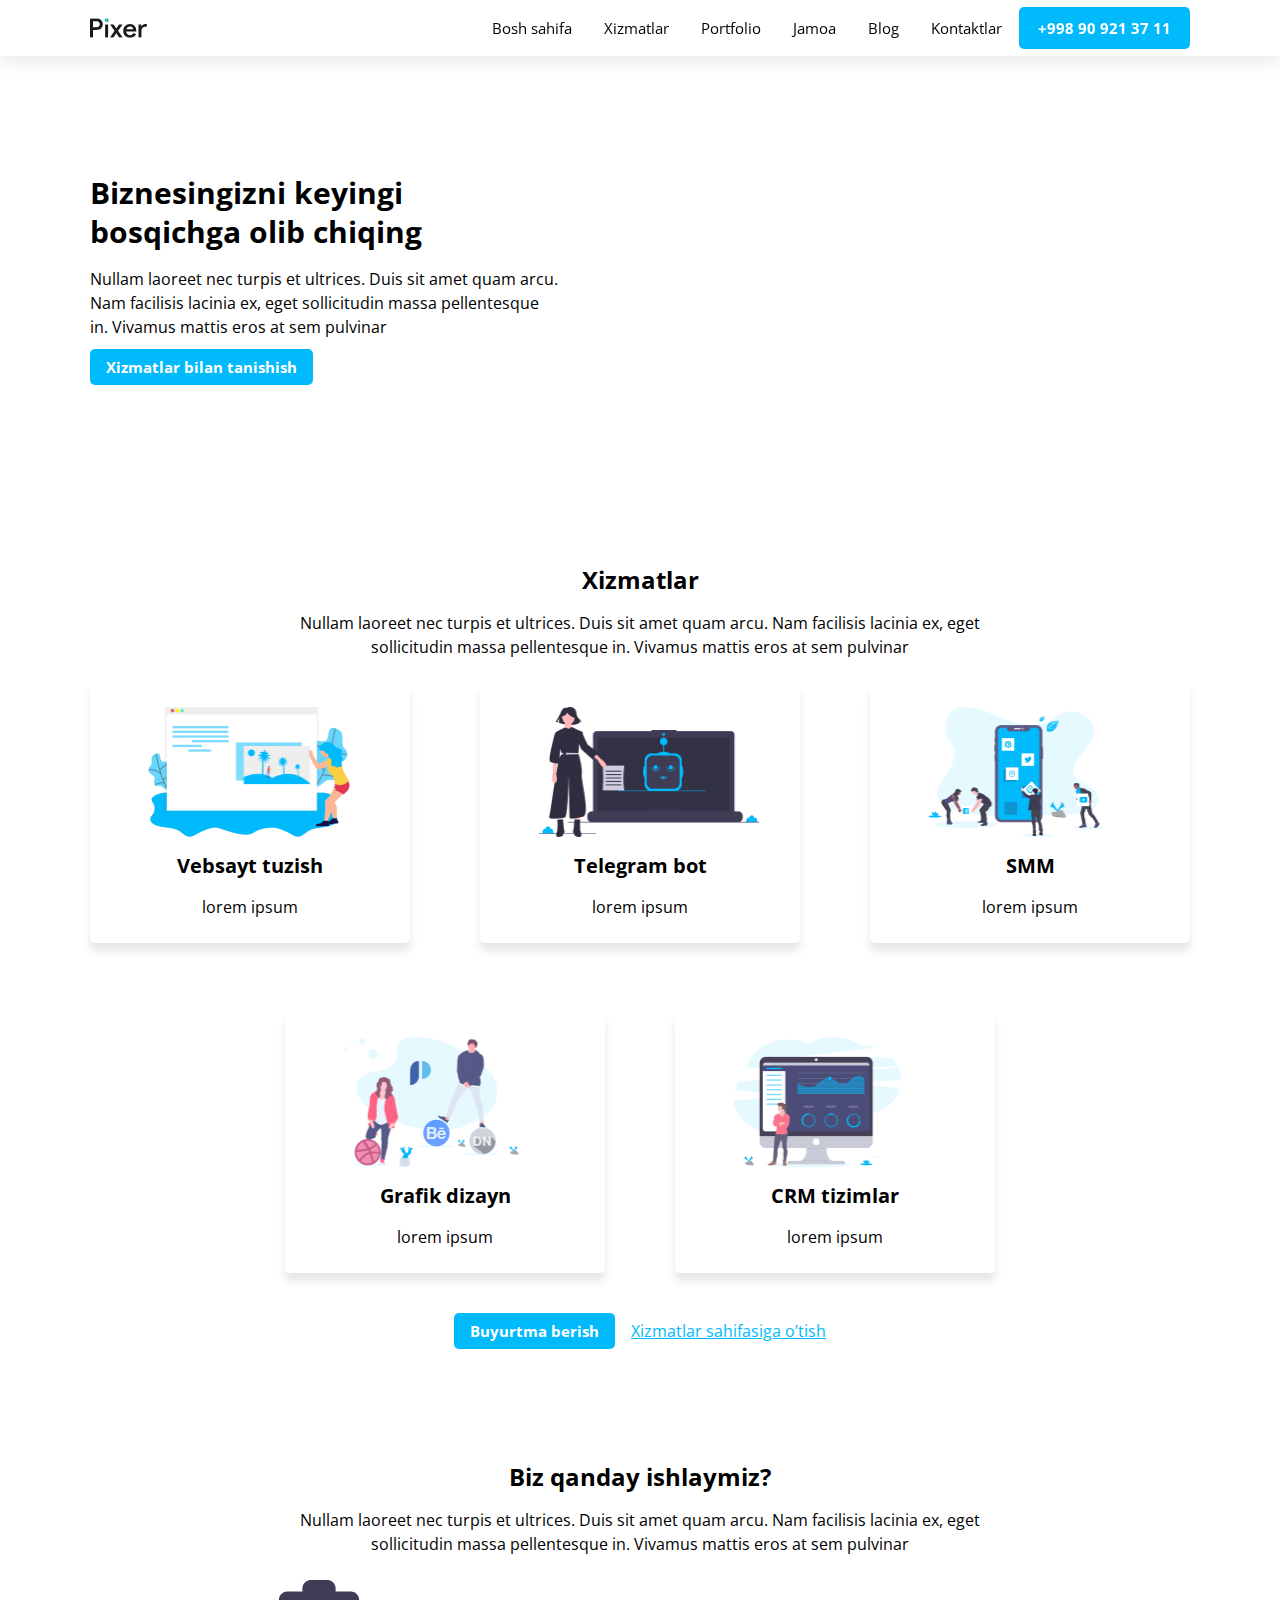
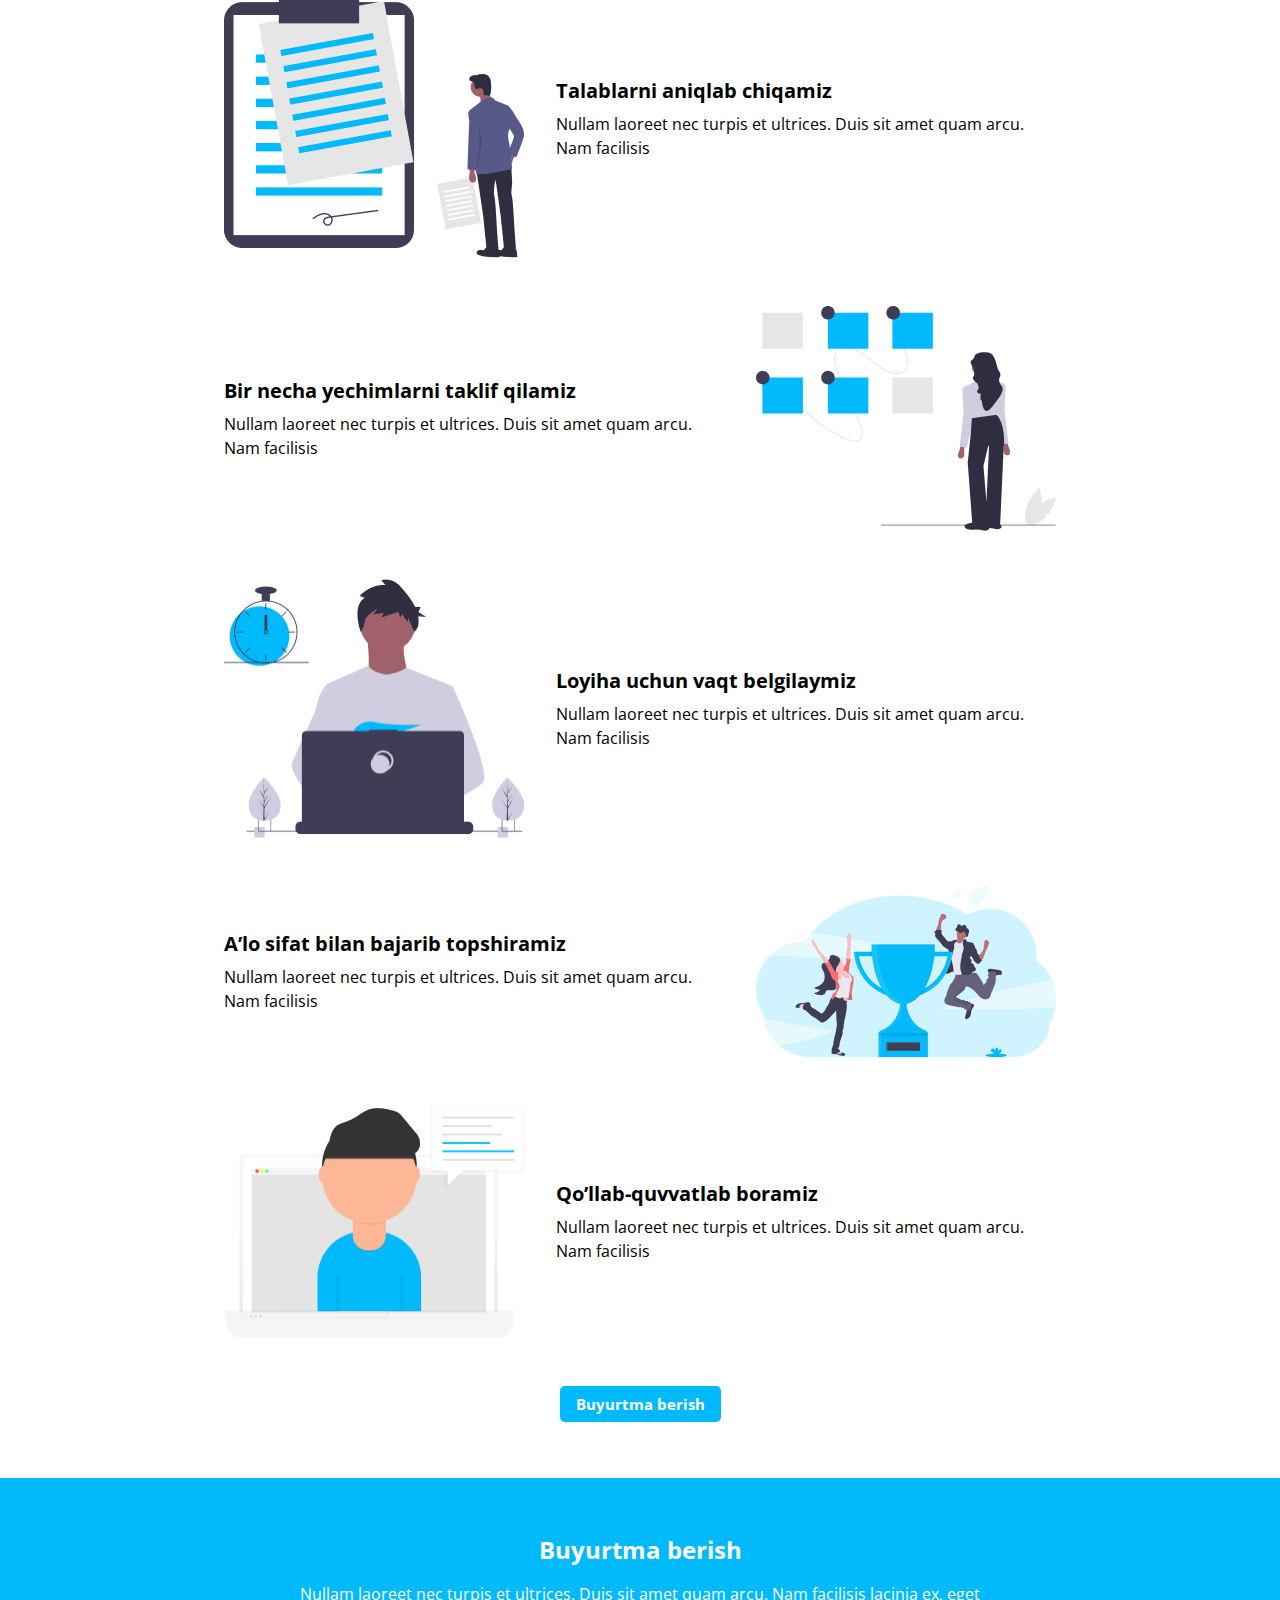
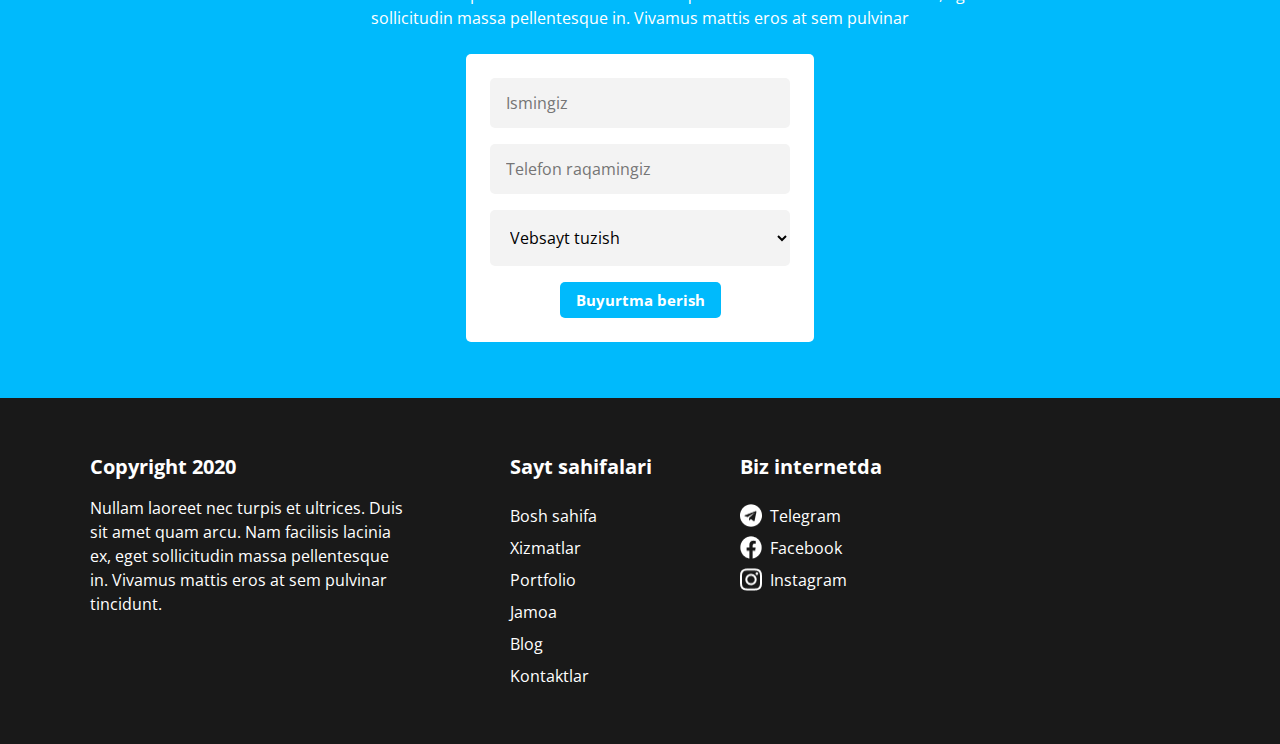
<file: index.html>
<!DOCTYPE html>
<html lang="en">
  <head>
    <meta charset="UTF-8" />
    <meta http-equiv="X-UA-Compatible" content="IE=edge" />
    <meta name="viewport" content="width=device-width, initial-scale=1.0" />
    <title>Pixer</title>

    <!-- FAVICON -->
    <link rel="shortcut icon" href="favicon.ico" type="image/x-icon" />

    <!-- STYLES -->
    <!-- <link rel="stylesheet" href="./css/normalize.css" />
    <link rel="stylesheet" href="./css/style.css" /> -->
    <link rel="stylesheet" href="./css/style.min.css" />
  </head>
  <body>
    <!-- HEADER -->
    <header class="header">
      <div class="header__container container">
        <div id="px" class="header__container--eror">
          <button type="button"  class="plus"></button>
          <h1 class="eror">Erorr</h1>
        </div>
        
        <a class="logo-link" href="./index.html">
          <img
            class="site-logo"
            src="./imges/site-logo.svg"
            alt="Site logo"
            width="58"
            height="20"
          />
        </a>
        <!-- NAVBAR -->
        <nav class="sitenav">
          <ul class="sitenav__list">
            <li class="sitenav__item">
              <a id="tel" class="sitenav__link" href="#">Bosh sahifa</a>
            </li>
            <li class="sitenav__item">
              <a class="sitenav__link" href="./pages/xizmatlar.html">
                Xizmatlar
              </a>
              <ul class="sitenav__inner-menu">
                <li class="sitenav__inner-menu_item">
                  <a class="sitenav__inner-menu_link" href="#servise">Vebsayt</a>
                </li>
                <li class="sitenav__inner-menu_item">
                  <a class="sitenav__inner-menu_link" href="#2">Telegram bot</a>
                </li>
                <li class="sitenav__inner-menu_item">
                  <a class="sitenav__inner-menu_link" href="#3">SMM</a>
                </li>
                <li class="sitenav__inner-menu_item">
                  <a class="sitenav__inner-menu_link" href="#4">Grafik dizayn</a>
                </li>
                <li class="sitenav__inner-menu_item">
                  <a class="sitenav__inner-menu_link" href="#5">CRM tizim</a>
                </li>
              </ul>
            </li>
            <li class="sitenav__item">
              <a class="sitenav__link" href="#">Portfolio</a>
            </li>
            <li class="sitenav__item">
              <a class="sitenav__link" href="#">Jamoa</a>
            </li>
            <li class="sitenav__item">
              <a class="sitenav__link" href="#">Blog</a>
            </li>
            <li class="sitenav__item">
              <a class="sitenav__link" href="#">Kontaktlar</a>
            </li>
          </ul>
          <!-- HEADER TEL -->
        </nav>
        <a  class="sitenav__tel btn" href="tel:+998905307560"
          >+998 90 921 37 11</a
        >
      </div>
    </header>
    <!-- MAIN -->
    <main class="main">
      <!-- HERO SECTION -->
      <section class="hero">
        <div class="hero__container container">
          <div class="hero__info">
            <h1 class="hero__title">
              Biznesingizni keyingi bosqichga olib chiqing
            </h1>
            <p class="hero__description">
              Nullam laoreet nec turpis et ultrices. Duis sit amet quam arcu.
              Nam facilisis lacinia ex, eget sollicitudin massa pellentesque in.
              Vivamus mattis eros at sem pulvinar
            </p>
            <a class="hero__btn btn" href="./pages/xizmatlar.html"
              >Xizmatlar bilan tanishish</a
            >
          </div>
          <iframe
            class="header__youtube"
            width="458"
            height="258"
            src="https://www.youtube.com/embed/6_pru8U2RmM"
            title="YouTube video player"
            frameborder="0"
            allow="accelerometer; autoplay; clipboard-write; encrypted-media; gyroscope; picture-in-picture"
            allowfullscreen
          ></iframe>
        </div>
      </section>
      <!-- SERVICES SECTION -->
      <section class="services">
        <div class="services__container container">
          <div class="services__info">
            <h2 class="services__title">Xizmatlar</h2>
            <p class="services__description">
              Nullam laoreet nec turpis et ultrices. Duis sit amet quam arcu.
              Nam facilisis lacinia ex, eget sollicitudin massa pellentesque in.
              Vivamus mattis eros at sem pulvinar
            </p>
          </div>
          <ul  class= "services__list">
            <li id="servise" class="services__item">
              <a
                href="./pages/xizmatlar.html#sayt-tuzish"
                class="services__link"
              >
                <img
                  class="services__item-img"
                  src="./imges/XIZMATLAR PNG 1.png"
                  alt="Website illustration"
                  width="203"
                  height="130"
                />
                <div class="services__item-info">
                  <h3 class="services__item-title">Vebsayt tuzish</h3>
                  <p class="services__item-description">lorem ipsum</p>
                </div>
              </a>
            </li>
            <li id="2" class="services__item">
              <a
                href="./pages/xizmatlar.html#bot-tuzish"
                class="services__link"
              >
                <img
                  class="services__item-img"
                  src="./imges/XIZMATLAR PNG 2.png"
                  alt="Telegram bot illustration"
                  width="222"
                  height="130"
                />
                <div class="services__item-info">
                  <h3 class="services__item-title">Telegram bot</h3>
                  <p class="services__item-description">lorem ipsum</p>
                </div>
              </a>
            </li>
            <li id="3" class="services__item">
              <a
                href="./pages/xizmatlar.html#smm-xizmati"
                class="services__link"
              >
                <img
                  class="services__item-img"
                  src="./imges/XIZMALARPNG3.png"
                  alt="SMM illustration"
                  width="176"
                  height="130"
                />
                <div class="services__item-info">
                  <h3 class="services__item-title">SMM</h3>
                  <p class="services__item-description">lorem ipsum</p>
                </div>
              </a>
            </li>
            <li id="4" class="services__item">
              <a
                href="./pages/xizmatlar.html#grafik-dizayn"
                class="services__link"
              >
                <img
                  class="services__item-img"
                  src="./imges/XIZMATLAR PNG 4.png"
                  alt="Graphic design illustratiion"
                  width="178"
                  height="130"
                />
                <div class="services__item-info">
                  <h3 class="services__item-title">Grafik dizayn</h3>
                  <p class="services__item-description">lorem ipsum</p>
                </div>
              </a>
            </li>
            <li id="5" class="services__item">
              <a
                href="./pages/xizmatlar.html#crm-xizmati"
                class="services__link"
              >
                <img
                  class="services__item-img"
                  src="./imges/XIZMATLAR PNG 5.png"
                  alt="CRM illustration"
                  width="169"
                  height="130"
                />
                <div class="services__item-info">
                  <h3 class="services__item-title">CRM tizimlar</h3>
                  <p class="services__item-description">lorem ipsum</p>
                </div>
              </a>
            </li>
          </ul>
          <div class="services__footer">
            <a class="services__btn btn" href="#buyurtma">Buyurtma berish</a>
            <a class="services__footer-link" href="./pages/xizmatlar.html"
              >Xizmatlar sahifasiga o’tish</a
            >
          </div>
        </div>
      </section>
      <!-- WORK SECTION -->
      <section class="work">
        <div class="work__container container">
          <div class="work__info">
            <h2 class="work__title">Biz qanday ishlaymiz?</h2>
            <p class="work__description">
              Nullam laoreet nec turpis et ultrices. Duis sit amet quam arcu.
              Nam facilisis lacinia ex, eget sollicitudin massa pellentesque in.
              Vivamus mattis eros at sem pulvinar
            </p>
          </div>
          <ul class="work__list">
            <li class="work__item">
              <img
                class="work__item-img"
                src="./imges/talabalar.png"
                alt="Talablarni aniqlab chiqish"
                width="300"
                height="278"
              />
              <div class="work__item-info">
                <h3 class="work__item-title">Talablarni aniqlab chiqamiz</h3>
                <p class="work__item-description">
                  Nullam laoreet nec turpis et ultrices. Duis sit amet quam
                  arcu. Nam facilisis
                </p>
              </div>
            </li>
            <li class="work__item">
              <div class="work__item-info">
                <h3 class="work__item-title">
                  Bir necha yechimlarni taklif qilamiz
                </h3>
                <p class="work__item-description">
                  Nullam laoreet nec turpis et ultrices. Duis sit amet quam
                  arcu. Nam facilisis
                </p>
              </div>
              <img
                class="work__item-img"
                src="./imges/yechimlar.png"
                alt="Bir necha yechimlar taklif qilish"
                width="300"
                height="225"
              />
            </li>
            <li class="work__item">
              <img
                class="work__item-img"
                src="./imges/loyiha.png"
                alt="Loyiha uchun vaqt belgilash"
                width="300"
                height="259"
              />
              <div class="work__item-info">
                <h3 class="work__item-title">Loyiha uchun vaqt belgilaymiz</h3>
                <p class="work__item-description">
                  Nullam laoreet nec turpis et ultrices. Duis sit amet quam
                  arcu. Nam facilisis
                </p>
              </div>
            </li>
            <li class="work__item">
              <div class="work__item-info">
                <h3 class="work__item-title">
                  A’lo sifat bilan bajarib topshiramiz
                </h3>
                <p class="work__item-description">
                  Nullam laoreet nec turpis et ultrices. Duis sit amet quam
                  arcu. Nam facilisis
                </p>
              </div>
              <img
                class="work__item-img"
                src="./imges/alo.png"
                alt="A'lo sifat bilan bajarib topshiramiz"
                width="300"
                height="172"
              />
            </li>
            <li class="work__item">
              <img
                class="work__item-img"
                src="./imges/qolab-quvqtlash.png"
                alt="Qo'llab quvvatlab borish"
                width="300"
                height="232"
              />
              <div class="work__item-info">
                <h3 class="work__item-title">Qo’llab-quvvatlab boramiz</h3>
                <p class="work__item-description">
                  Nullam laoreet nec turpis et ultrices. Duis sit amet quam
                  arcu. Nam facilisis
                </p>
              </div>
            </li>
          </ul>
          <a class="work__btn btn" href="#buyurtma">Buyurtma berish</a>
        </div>
      </section>
      <!-- ORDER SECTION -->
      <section class="order" id="buyurtma">
        <div class="order__container container">
          <div class="order__info">
            <h2 class="order__title">Buyurtma berish</h2>
            <p class="order__description">
              Nullam laoreet nec turpis et ultrices. Duis sit amet quam arcu.
              Nam facilisis lacinia ex, eget sollicitudin massa pellentesque in.
              Vivamus mattis eros at sem pulvinar
            </p>
          </div>
          <form
            method="get"
            action="https://echo.htmlacademy.ru/"
            class="order__form"
          >
            <input type="text" placeholder="Ismingiz" name="Name" />
            <input
              type="tel"
              placeholder="Telefon raqamingiz"
              name="Telephone number"
            />
            <select name="Xizmat turi" id="">
              <option value="Vebsayt tuzish">Vebsayt tuzish</option>
              <option value="Telegram bot">Telegram bot</option>
              <option value="SMM">SMM</option>
              <option value="Grafik dizayn">Grafik dizayn</option>
              <option value="CRM tizimlar">CRM tizimlar</option>
            </select>
            <button type="submit" class="order__btn btn">
              Buyurtma berish
            </button>
          </form>
        </div>
      </section>
    </main>
    <!-- FOOTER -->
    <footer class="footer">
      <div class="footer__container container">
        <ul class="footer__copy">
          <li class="footer__item">
            <h3 class="footer__item-title">Copyright 2020</h3>
          </li>
          <li class="footer__item">
            <p class="footer__item-text">
              Nullam laoreet nec turpis et ultrices. Duis sit amet quam arcu.
              Nam facilisis lacinia ex, eget sollicitudin massa pellentesque in.
              Vivamus mattis eros at sem pulvinar tincidunt.
            </p>
          </li>
        </ul>
        <ul class="footer__list">
          <li class="footer__item">
            <h3 class="footer__item-title">Sayt sahifalari</h3>
          </li>
          <li class="footer__item">
            <a href="#" class="footer__link">Bosh sahifa</a>
          </li>
          <li class="footer__item">
            <a href="./pages/xizmatlar.html" class="footer__link">Xizmatlar</a>
          </li>
          <li class="footer__item">
            <a href="#" class="footer__link">Portfolio</a>
          </li>
          <li class="footer__item">
            <a href="#" class="footer__link">Jamoa</a>
          </li>
          <li class="footer__item">
            <a href="#" class="footer__link">Blog</a>
          </li>
          <li class="footer__item">
            <a href="#" class="footer__link">Kontaktlar</a>
          </li>
        </ul>
        <ul class="footer__list">
          <li class="footer__item">
            <h3 class="footer__item-title">Biz internetda</h3>
          </li>
          <li class="footer__item">
            <a href="https://t.me/Azizbek20060123" class="footer__link" target="_blank">
              <img
                class="footer__link-icon"
                src="./imges/telegram.png"
                alt="Telegram messenger icon"
                width="22"
                height="23"
              />
              <p>Telegram</p>
            </a>
          </li>
          <li class="footer__item">
            <a href="https://www.facebook.com/checkpoint/1501092823525282/?next=https%3A%2F%2Fwww.facebook.com%2Fcampaign%2Flanding.php%3Fcampaign_id%3D11554070363%26extra_1%3Ds%257Cc%257C477437435741%257Ce%257Cfacebook%257C%26placement%26creative%3D477437435741%26keyword%3Dfacebook%26partner_id%3Dgooglesem%26extra_2%3Dcampaignid%253D11554070363%2526adgroupid%253D112923417056%2526matchtype%253De%2526network%253Dg%2526source%253Dnotmobile%2526search_or_content%253Ds%2526device%253Dc%2526devicemodel%253D%2526adposition%253D%2526target%253D%2526targetid%253Dkwd-541132862%2526loc_physical_ms%253D1028523%2526loc_interest_ms%253D%2526feeditemid%253D%2526param1%253D%2526param2%253D%26gclid%3DCj0KCQiAnNacBhDvARIsABnDa68R5RsRXev8a-4pY-6WIYkxAVxN1cnTRO9IsFDRZm1z5-N6aOP55dcaAohaEALw_wcB" class="footer__link" target="_blank">
              <img
                class="footer__link-icon"
                src="./imges/facebok.png"
                alt="Facebook messenger icon"
                width="22"
                height="23"
              />
              <p>Facebook</p></a
            >
          </li>
          <li class="footer__item">
            <a href="https://www.instagram.com/" class="footer__link" target="_blank">
              <img
                class="footer__link-icon"
                src="./imges/instagram.png"
                alt="Instagram messenger icon"
                width="22"
                height="23"
              />
              <p>Instagram</p>
            </a>
          </li>
        </ul>
      </div>
    </footer>
  </body>
</html>
</file>
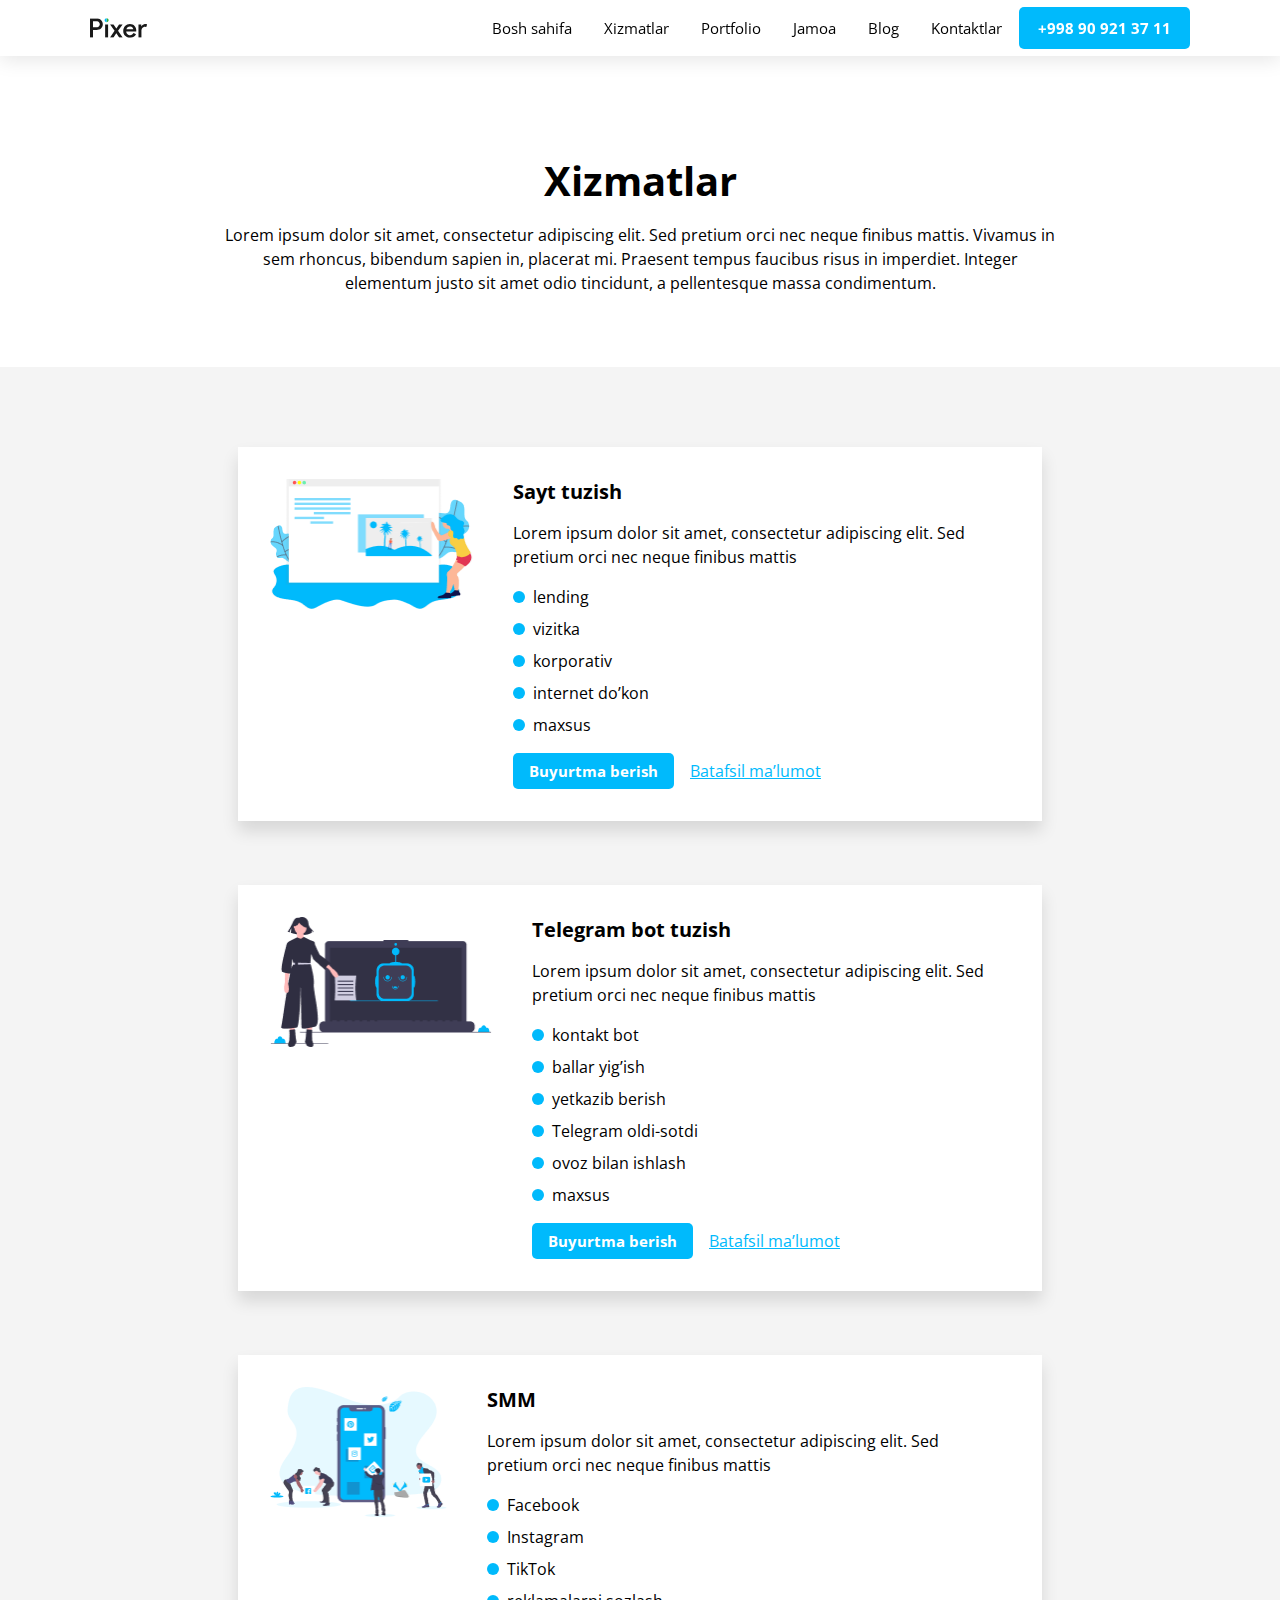
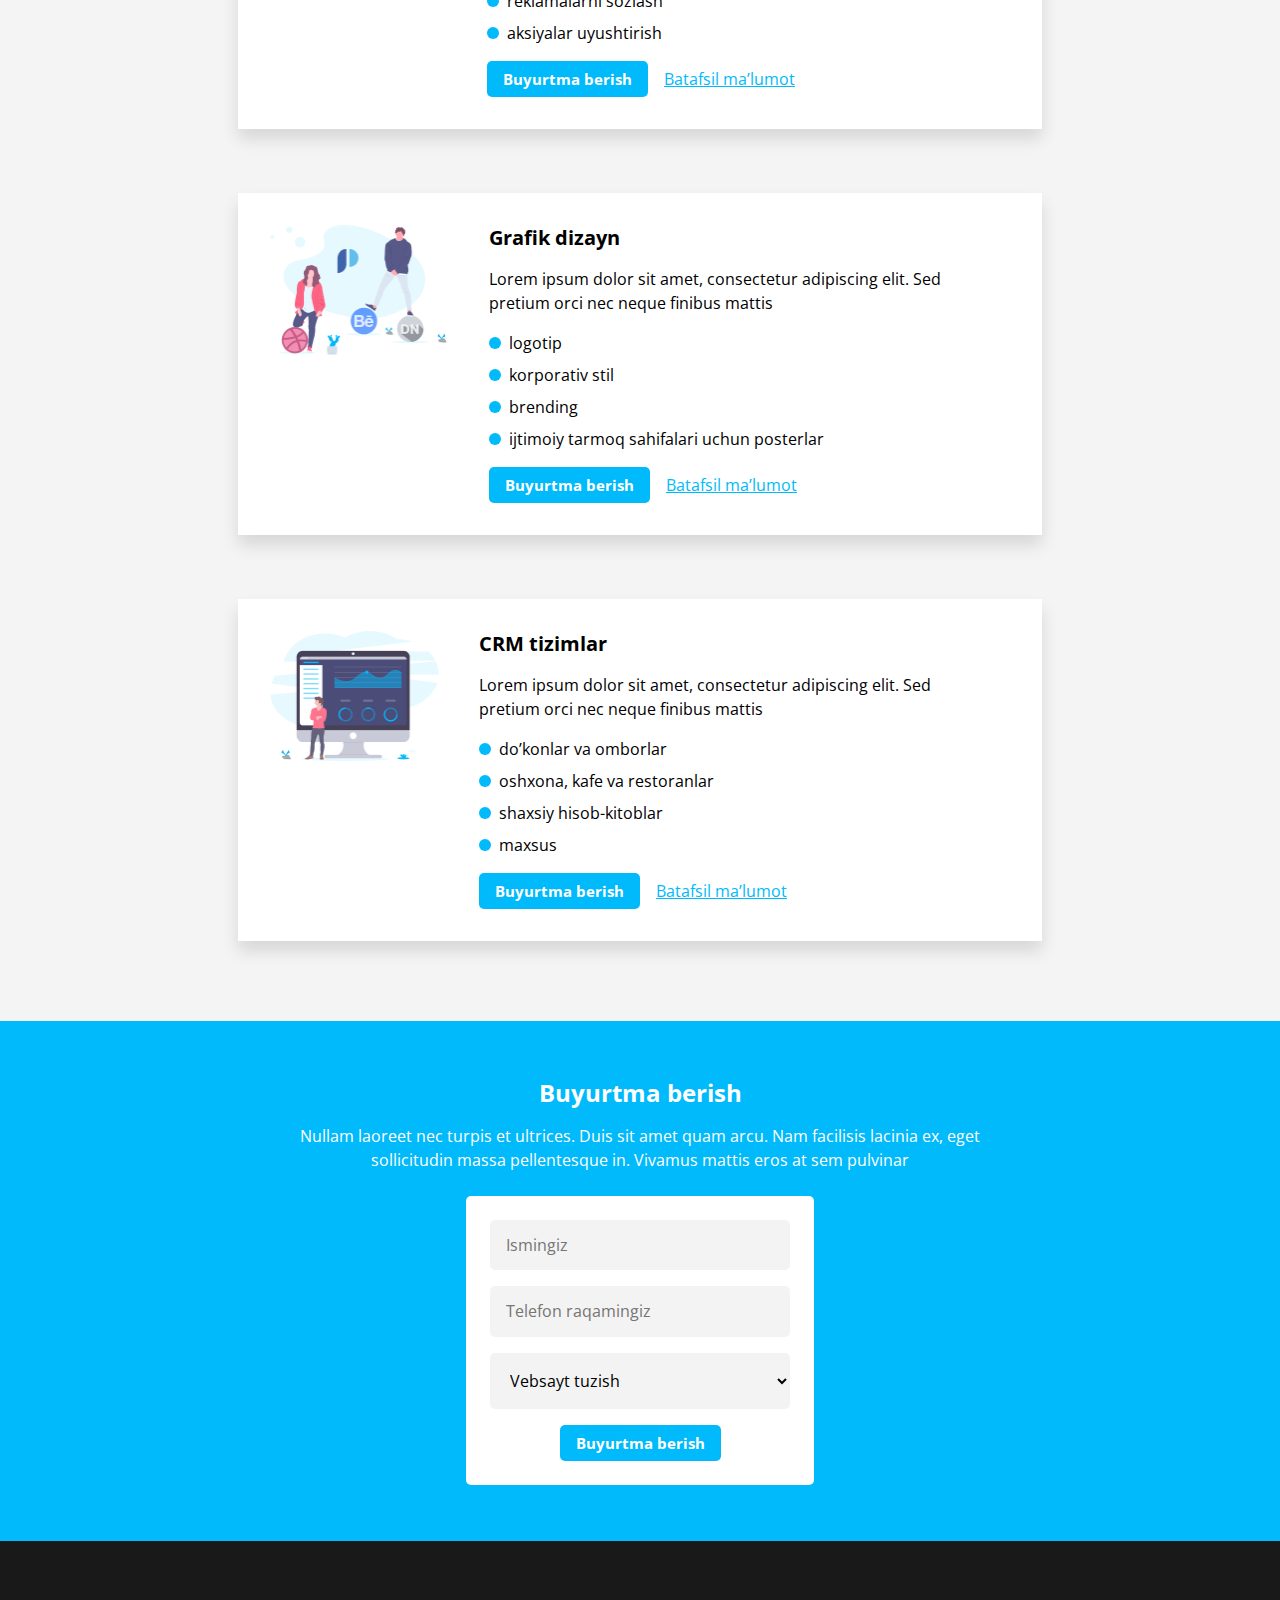
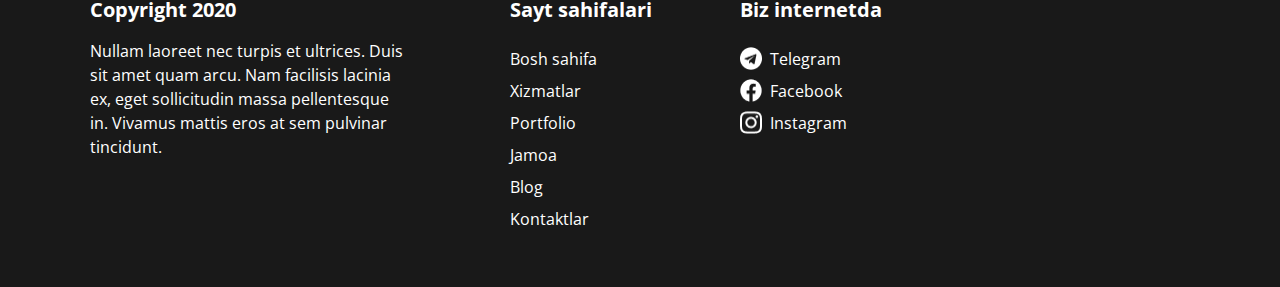
<file: pages/xizmatlar.html>
<!DOCTYPE html>
<html lang="en">
  <head>
    <meta charset="UTF-8" />
    <meta http-equiv="X-UA-Compatible" content="IE=edge" />
    <meta name="viewport" content="width=device-width, initial-scale=1.0" />
    <title>Pixer</title>

    <!-- STYLES -->
    <!-- <link rel="stylesheet" href="../css/normalize.css" />
    <link rel="stylesheet" href="../css/style.css" /> -->
    <link rel="stylesheet" href="../css/style.min.css" />
  </head>
  <body>
    <!-- HEADER -->
    <header class="header">
      <div class="header__container container">
        
        <a class="logo-link" href="../index.html">
          <img
            class="site-logo"
            src="../imges/site-logo.svg"
            alt="Site logo"
            width="58"
            height="20"
          />
        </a>
        <!-- NAVBAR -->
        <nav class="sitenav">
          <ul class="sitenav__list">
            <li class="sitenav__item">
              <a href="../index.html" class="sitenav__link sitenav__link--active">Bosh sahifa</a>
            </li>
            <li class="sitenav__item">
              <a class="sitenav__link sitenav__link--active" href="#">
                Xizmatlar
              </a>
              <ul class="sitenav__inner-menu">
                <li class="sitenav__inner-menu_item">
                  <a class="sitenav__inner-menu_link" href="#1">Vebsayt</a>
                </li>
                <li class="sitenav__inner-menu_item">
                  <a class="sitenav__inner-menu_link" href="#">Telegram bot</a>
                </li>
                <li class="sitenav__inner-menu_item">
                  <a class="sitenav__inner-menu_link" href="#">SMM</a>
                </li>
                <li class="sitenav__inner-menu_item">
                  <a class="sitenav__inner-menu_link" href="#">Grafik dizayn</a>
                </li>
                <li class="sitenav__inner-menu_item">
                  <a class="sitenav__inner-menu_link" href="#">CRM tizim</a>
                </li>
              </ul>
            </li>
            <li class="sitenav__item">
              <a class="sitenav__link" href="#">Portfolio</a>
            </li>
            <li class="sitenav__item">
              <a class="sitenav__link" href="#">Jamoa</a>
            </li>
            <li class="sitenav__item">
              <a class="sitenav__link" href="#">Blog</a>
            </li>
            <li class="sitenav__item">
              <a class="sitenav__link" href="#">Kontaktlar</a>
            </li>
          </ul>
        </nav>
        <!-- HEADER TEL -->
        <a class="sitenav__tel btn" href="tel:+998905307560"
        >+998 90 921 37 11</a
      >
      </div>
    </header>
    <!-- MAIN -->
    <main class="main">
      <!-- INTRO SECTION -->
      <section class="intro">
        <div class="intro__container container">
          <h1 class="intro__title">Xizmatlar</h1>
          <p class="intro__description">
            Lorem ipsum dolor sit amet, consectetur adipiscing elit. Sed pretium
            orci nec neque finibus mattis. Vivamus in sem rhoncus, bibendum
            sapien in, placerat mi. Praesent tempus faucibus risus in imperdiet.
            Integer elementum justo sit amet odio tincidunt, a pellentesque
            massa condimentum.
          </p>
        </div>
      </section>
      <!-- SERVICES INNER SECTION -->
      <section class="innerservices">
        <div class="innerservices__container container">
          <ul id="1" class="innerservices__list">
            <li class="innerservices__item" id="sayt-tuzish">
              <img
                class="innerservices__item-img"
                src="../imges/XIZMATLAR PNG 1.png"
                alt="Website illustration"
                width="203"
                height="130"
              />
              <div class="innerservices__item-info">
                <h3 class="innerservices__item-title">Sayt tuzish</h3>
                <p class="innerservices__item-description">
                  Lorem ipsum dolor sit amet, consectetur adipiscing elit. Sed
                  pretium orci nec neque finibus mattis
                </p>
                <ul class="innerservices__item-list">
                  <li id="2" class="innerservices__item-li">
                    <span class="rectangle"></span>
                    <p>lending</p>
                  </li>
                  <li class="innerservices__item-li">
                    <span class="rectangle"></span>
                    <p>vizitka</p>
                  </li>
                  <li class="innerservices__item-li">
                    <span class="rectangle"></span>
                    <p>korporativ</p>
                  </li>
                  <li class="innerservices__item-li">
                    <span class="rectangle"></span>
                    <p>internet do’kon</p>
                  </li>
                  <li class="innerservices__item-li">
                    <span class="rectangle"></span>
                    <p>maxsus</p>
                  </li>
                </ul >
                <div class="innerservices__item-footer services__footer">
                  <a class="services__btn btn" href="#buyurtma"
                    >Buyurtma berish</a
                  >
                  <a class="services__footer-link" href="#buyurtma"
                    >Batafsil ma’lumot</a
                  >
                </div>
              </div>
            </li>
            <li class="innerservices__item" id="bot-tuzish">
              <img
                class="services__item-img"
                src="../imges/XIZMATLAR PNG 2.png"
                alt="Telegram bot illustration"
                width="222"
                height="130"
              />
              <div class="innerservices__item-info">
                <h3 class="innerservices__item-title">Telegram bot tuzish</h3>
                <p class="innerservices__item-description">
                  Lorem ipsum dolor sit amet, consectetur adipiscing elit. Sed
                  pretium orci nec neque finibus mattis
                </p>
                <ul class="innerservices__item-list">
                  <li class="innerservices__item-li">
                    <span class="rectangle"></span>
                    <p>kontakt bot</p>
                  </li>
                  <li class="innerservices__item-li">
                    <span class="rectangle"></span>
                    <p>ballar yig’ish</p>
                  </li>
                  <li class="innerservices__item-li">
                    <span class="rectangle"></span>
                    <p>yetkazib berish</p>
                  </li>
                  <li class="innerservices__item-li">
                    <span class="rectangle"></span>
                    <p>Telegram oldi-sotdi</p>
                  </li>
                  <li class="innerservices__item-li">
                    <span class="rectangle"></span>
                    <p>ovoz bilan ishlash</p>
                  </li>
                  <li class="innerservices__item-li">
                    <span class="rectangle"></span>
                    <p>maxsus</p>
                  </li>
                </ul>
                <div class="innerservices__item-footer services__footer">
                  <a class="services__btn btn" href="#buyurtma"
                    >Buyurtma berish</a
                  >
                  <a class="services__footer-link" href="#"
                    >Batafsil ma’lumot</a
                  >
                </div>
              </div>
            </li>
            <li class="innerservices__item" id="smm-xizmati">
              <img
                class="services__item-img"
                src="../imges/XIZMALARPNG3.png"
                alt="SMM illustration"
                width="177"
                height="130"
              />
              <div class="innerservices__item-info">
                <h3 class="innerservices__item-title">SMM</h3>
                <p class="innerservices__item-description">
                  Lorem ipsum dolor sit amet, consectetur adipiscing elit. Sed
                  pretium orci nec neque finibus mattis
                </p>
                <ul class="innerservices__item-list">
                  <li class="innerservices__item-li">
                    <span class="rectangle"></span>
                    <p>Facebook</p>
                  </li>
                  <li class="innerservices__item-li">
                    <span class="rectangle"></span>
                    <p>Instagram</p>
                  </li>
                  <li class="innerservices__item-li">
                    <span class="rectangle"></span>
                    <p>TikTok</p>
                  </li>
                  <li class="innerservices__item-li">
                    <span class="rectangle"></span>
                    <p>reklamalarni sozlash</p>
                  </li>
                  <li class="innerservices__item-li">
                    <span class="rectangle"></span>
                    <p>aksiyalar uyushtirish</p>
                  </li>
                </ul>
                <div class="innerservices__item-footer services__footer">
                  <a class="services__btn btn" href="#buyurtma"
                    >Buyurtma berish</a
                  >
                  <a class="services__footer-link" href="#"
                    >Batafsil ma’lumot</a
                  >
                </div>
              </div>
            </li>
            <li class="innerservices__item" id="grafik-dizayn">
              <img
                class="services__item-img"
                src="../imges/XIZMATLAR PNG 4.png"
                alt="Graphic design illustratiion"
                width="179"
                height="130"
              />
              <div class="innerservices__item-info">
                <h3 class="innerservices__item-title">Grafik dizayn</h3>
                <p class="innerservices__item-description">
                  Lorem ipsum dolor sit amet, consectetur adipiscing elit. Sed
                  pretium orci nec neque finibus mattis
                </p>
                <ul class="innerservices__item-list">
                  <li class="innerservices__item-li">
                    <span class="rectangle"></span>
                    <p>logotip</p>
                  </li>
                  <li class="innerservices__item-li">
                    <span class="rectangle"></span>
                    <p>korporativ stil</p>
                  </li>
                  <li class="innerservices__item-li">
                    <span class="rectangle"></span>
                    <p>brending</p>
                  </li>
                  <li class="innerservices__item-li">
                    <span class="rectangle"></span>
                    <p>ijtimoiy tarmoq sahifalari uchun posterlar</p>
                  </li>
                </ul>
                <div class="innerservices__item-footer services__footer">
                  <a class="services__btn btn" href="#buyurtma"
                    >Buyurtma berish</a
                  >
                  <a class="services__footer-link" href="#"
                    >Batafsil ma’lumot</a
                  >
                </div>
              </div>
            </li>
            <li class="innerservices__item" id="crm-xizmati">
              <img
                class="services__item-img"
                src="../imges/XIZMATLAR PNG 5.png"
                alt="CRM illustration"
                width="169"
                height="130"
              />
              <div class="innerservices__item-info">
                <h3 class="innerservices__item-title">CRM tizimlar</h3>
                <p class="innerservices__item-description">
                  Lorem ipsum dolor sit amet, consectetur adipiscing elit. Sed
                  pretium orci nec neque finibus mattis
                </p>
                <ul class="innerservices__item-list">
                  <li class="innerservices__item-li">
                    <span class="rectangle"></span>
                    <p>do’konlar va omborlar</p>
                  </li>
                  <li class="innerservices__item-li">
                    <span class="rectangle"></span>
                    <p>oshxona, kafe va restoranlar</p>
                  </li>
                  <li class="innerservices__item-li">
                    <span class="rectangle"></span>
                    <p>shaxsiy hisob-kitoblar</p>
                  </li>
                  <li class="innerservices__item-li">
                    <span class="rectangle"></span>
                    <p>maxsus</p>
                  </li>
                </ul>
                <div class="innerservices__item-footer services__footer">
                  <a class="services__btn btn" href="#buyurtma"
                    >Buyurtma berish</a
                  >
                  <a class="services__footer-link" href="#"
                    >Batafsil ma’lumot</a
                  >
                </div>
              </div>
            </li>
          </ul>
        </div>
      </section>
      <!-- ORDER SECTION -->
      <section class="order" id="buyurtma">
        <div class="order__container container">
          <div class="order__info">
            <h2 class="order__title">Buyurtma berish</h2>
            <p class="order__description">
              Nullam laoreet nec turpis et ultrices. Duis sit amet quam arcu.
              Nam facilisis lacinia ex, eget sollicitudin massa pellentesque in.
              Vivamus mattis eros at sem pulvinar
            </p>
          </div>
          <form
            method="get"
            action="https://echo.htmlacademy.ru/"
            class="order__form"
          >
            <input type="text" placeholder="Ismingiz" name="Name" />
            <input
              type="tel"
              placeholder="Telefon raqamingiz"
              name="Telephone number"
            />
            <select name="Xizmat turi" id="">
              <option value="Vebsayt tuzish">Vebsayt tuzish</option>
              <option value="Telegram bot">Telegram bot</option>
              <option value="SMM">SMM</option>
              <option value="Grafik dizayn">Grafik dizayn</option>
              <option value="CRM tizimlar">CRM tizimlar</option>
            </select>
            <button type="submit" class="order__btn btn">
              Buyurtma berish
            </button>
          </form>
        </div>
      </section>
    </main>
    <!-- FOOTER -->
    <footer class="footer">
      <div class="footer__container container">
        <ul class="footer__copy">
          <li class="footer__item">
            <h3 class="footer__item-title">Copyright 2020</h3>
          </li>
          <li class="footer__item">
            <p class="footer__item-text">
              Nullam laoreet nec turpis et ultrices. Duis sit amet quam arcu.
              Nam facilisis lacinia ex, eget sollicitudin massa pellentesque in.
              Vivamus mattis eros at sem pulvinar tincidunt.
            </p>
          </li>
        </ul>
        <ul class="footer__list">
          <li class="footer__item">
            <h3 class="footer__item-title">Sayt sahifalari</h3>
          </li>
          <li class="footer__item">
            <a href="../index.html" class="footer__link">Bosh sahifa</a>
          </li>
          <li class="footer__item">
            <a href="#" class="footer__link">Xizmatlar</a>
          </li>
          <li class="footer__item">
            <a href="#" class="footer__link">Portfolio</a>
          </li>
          <li class="footer__item">
            <a href="#" class="footer__link">Jamoa</a>
          </li>
          <li class="footer__item">
            <a href="#" class="footer__link">Blog</a>
          </li>
          <li class="footer__item">
            <a href="#" class="footer__link">Kontaktlar</a>
          </li>
        </ul>
        <ul class="footer__list">
          <li class="footer__item">
            <h3 class="footer__item-title">Biz internetda</h3>
          </li>
          <li class="footer__item">
            <a href="https://t.me/Azizbek20060123" class="footer__link" target="_blank">
              <img
                class="footer__link-icon"
                src="../imges/telegram.png"
                alt="Telegram messenger icon"
                width="22"
                height="23"
              />
              <p>Telegram</p>
            </a>
          </li>
          <li class="footer__item">
            <a href="https://www.facebook.com/checkpoint/1501092823525282/?next=https%3A%2F%2Fwww.facebook.com%2Fcampaign%2Flanding.php%3Fcampaign_id%3D11554070363%26extra_1%3Ds%257Cc%257C477437435741%257Ce%257Cfacebook%257C%26placement%26creative%3D477437435741%26keyword%3Dfacebook%26partner_id%3Dgooglesem%26extra_2%3Dcampaignid%253D11554070363%2526adgroupid%253D112923417056%2526matchtype%253De%2526network%253Dg%2526source%253Dnotmobile%2526search_or_content%253Ds%2526device%253Dc%2526devicemodel%253D%2526adposition%253D%2526target%253D%2526targetid%253Dkwd-541132862%2526loc_physical_ms%253D1028523%2526loc_interest_ms%253D%2526feeditemid%253D%2526param1%253D%2526param2%253D%26gclid%3DCj0KCQiAnNacBhDvARIsABnDa68R5RsRXev8a-4pY-6WIYkxAVxN1cnTRO9IsFDRZm1z5-N6aOP55dcaAohaEALw_wcB" class="footer__link" target="_blank">
              <img
                class="footer__link-icon"
                src="../imges/facebok.png"
                alt="Facebook messenger icon"
                width="22"
                height="23"
              />
              <p>Facebook</p></a
            >
          </li>
          <li class="footer__item">
            <a href="https://www.instagram.com/" class="footer__link" target="_blank">
              <img
                class="footer__link-icon"
                src="../imges/instagram.png"
                alt="Instagram messenger icon"
                width="22"
                height="23"
              />
              <p>Instagram</p>
            </a>
          </li>
        </ul>
      </div>
    </footer>
  </body>
</html>
</file>
<file: css/style.min.css>
/*! normalize.css v8.0.1 | MIT License | github.com/necolas/normalize.css */button,hr,input{overflow:visible}progress,sub,sup{vertical-align:baseline}[type=checkbox],[type=radio],legend{box-sizing:border-box;padding:0}body,html{height:100%}.container,.header,.sitenav__link:hover::after{width:100%}.order__container,.services__container,.work__container,.work__list,body{-webkit-box-orient:vertical;-webkit-box-direction:normal}.intro__container,.order__info,.services__info,.services__item-info,.sitenav__link,.work__info{text-align:center}html{line-height:1.15;-webkit-text-size-adjust:100%}details,main{display:block}h1{font-size:2em;margin:.67em 0}hr{box-sizing:content-box;height:0}code,kbd,pre,samp{font-family:monospace,monospace;font-size:1em}a{background-color:transparent;text-decoration:none}abbr[title]{border-bottom:none;text-decoration:underline;text-decoration:underline dotted}b,strong{font-weight:bolder}small{font-size:80%}sub,sup{font-size:75%;line-height:0;position:relative}sub{bottom:-.25em}sup{top:-.5em}img{border-style:none;display:-webkit-box;display:-ms-flexbox;display:flex}button,input,optgroup,select,textarea{font-family:inherit;font-size:100%;line-height:1.15;margin:0}button,select{text-transform:none}[type=button],[type=reset],[type=submit],button{-webkit-appearance:button}[type=button]::-moz-focus-inner,[type=reset]::-moz-focus-inner,[type=submit]::-moz-focus-inner,button::-moz-focus-inner{border-style:none;padding:0}[type=button]:-moz-focusring,[type=reset]:-moz-focusring,[type=submit]:-moz-focusring,button:-moz-focusring{outline:ButtonText dotted 1px}fieldset{padding:.35em .75em .625em}legend{color:inherit;display:table;max-width:100%;white-space:normal}textarea{overflow:auto}[type=number]::-webkit-inner-spin-button,[type=number]::-webkit-outer-spin-button{height:auto}[type=search]{-webkit-appearance:textfield;outline-offset:-2px}[type=search]::-webkit-search-decoration{-webkit-appearance:none}::-webkit-file-upload-button{-webkit-appearance:button;font:inherit}summary{display:list-item}.sitenav__link--active:active::after,.sitenav__link:active::after,[hidden],template{display:none}.header__container,.sitenav,body{display:-webkit-box;display:-ms-flexbox}@font-face{font-family:"Open Sans";font-style:normal;font-weight:400;src:local(""),url("../fonts/open-sans-v34-latin_cyrillic-regular.woff2") format("woff2"),url("../fonts/open-sans-v34-latin_cyrillic-regular.woff") format("woff")}@font-face{font-family:"Open Sans";font-style:normal;font-weight:700;src:local(""),url("../fonts/open-sans-v34-latin_cyrillic-700.woff2") format("woff2"),url("../fonts/open-sans-v34-latin_cyrillic-700.woff") format("woff")}@font-face{font-family:Roboto;font-style:normal;font-weight:400;src:local(""),url("../fonts/roboto-v30-latin_cyrillic-regular.woff2") format("woff2"),url("../fonts/roboto-v30-latin_cyrillic-regular.woff") format("woff")}*,::after,::before{margin:0;padding:0;-webkit-box-sizing:border-box;box-sizing:border-box;scroll-behavior:smooth}html{font-size:62.5%}body{margin:0;display:flex;-ms-flex-direction:column;flex-direction:column;font-family:"Open Sans",sans-serif;font-size:1.6rem;font-weight:400;line-height:1.5}ol,ul{list-style:none}.container{max-width:1160px;padding-left:3rem;padding-right:3rem;margin:0 auto}.btn{padding:.8rem 1.6rem;font-size:1.5rem;line-height:initial;font-weight:700;color:#fff;background-color:#00bafc;border-radius:.5rem;-webkit-transition:.3s linear;-o-transition:.3s linear;transition:.3s linear}.btn:hover{background-color:rgba(0,186,252,.8)}.btn:active{background-color:rgba(0,186,252,.6)}.sitenav__link--active::after,.sitenav__link::after{content:"";height:3px;background-color:#000;display:inline-block;bottom:0;left:0}.sitenav__link--active::after{width:100%;position:absolute;-webkit-transition:.3s;-o-transition:.3s;transition:.3s}.header{position:fixed;background-color:#fff;-webkit-box-shadow:0 4px 20px rgba(0,0,0,.1);box-shadow:0 4px 20px rgba(0,0,0,.1)}.sitenav__item,.sitenav__link{position:relative}.header__container{display:flex;-webkit-box-align:center;-ms-flex-align:center;align-items:center;-webkit-box-pack:justify;-ms-flex-pack:justify;justify-content:space-between}.logo-link{margin-right:auto}.logo-link:hover{opacity:.8}.logo-link:active{opacity:.4}.footer__link:active,.sitenav__inner-menu_link:active{opacity:.6}.sitenav{display:flex;-webkit-box-align:center;-ms-flex-align:center;align-items:center;gap:.8rem;margin-right:1px}.footer__container,.sitenav__list{display:-webkit-box;display:-ms-flexbox;display:flex}.sitenav__item:hover .sitenav__inner-menu{visibility:visible;opacity:1}.sitenav__link{display:block;font-size:1.5rem;color:#000;line-height:1.6;padding:1.6rem;-webkit-transition:.3s linear;-o-transition:.3s linear;transition:.3s linear}.sitenav__link::after{width:0;position:absolute;-webkit-transition:.3s;-o-transition:.3s;transition:.3s}.sitenav__inner-menu,.sitenav__tel{-webkit-transition:.3s linear;-o-transition:.3s linear}.sitenav__link:active{background-color:rgba(25,25,25,.7);border-color:transparent;color:#fff}.sitenav__tel{border:3px solid transparent;transition:.3s linear}.sitenav__tel:hover{border-color:#00bafc;color:#00bafc;background-color:transparent}.sitenav__tel:active{border-color:transparent;color:#fff;background-color:rgba(0,186,252,.6)}.sitenav__inner-menu{position:absolute;left:-18px;background:#fff;-webkit-box-shadow:0 4px 24px rgba(0,0,0,.1);box-shadow:0 4px 24px rgba(0,0,0,.1);border-radius:5px;width:132px;visibility:hidden;opacity:0;transition:.3s linear}.header__youtube,.order__form,.services__item{border-radius:.5rem}.sitenav__inner-menu_link{display:block;font-size:1.6rem;font-weight:400;color:#000;padding:.8rem 1.6rem;-webkit-transition:.3s linear;-o-transition:.3s linear;transition:.3s linear}.sitenav__inner-menu_link:first-child{padding-top:1.6rem}.sitenav__inner-menu_link:last-child{padding-bottom:1.6rem}.sitenav__inner-menu_link:hover{background:#00bafc;color:#fff}.main{-webkit-box-flex:1;-ms-flex-positive:1;flex-grow:1}.hero{padding-top:15.3rem;padding-bottom:9.7rem}.hero__container{display:-webkit-box;display:-ms-flexbox;display:flex;-webkit-box-pack:justify;-ms-flex-pack:justify;justify-content:space-between}.hero__info{width:47rem}.hero__title{font-size:3rem;line-height:1.3;font-weight:700;margin-bottom:1.6rem}.hero__description{font-size:1.6rem;margin-bottom:1.6rem}.services,.work{padding-top:5.6rem;padding-bottom:5.6rem}.order__container,.services__container,.work__container{display:-webkit-box;display:-ms-flexbox;display:flex;-ms-flex-direction:column;flex-direction:column;-webkit-box-align:center;-ms-flex-align:center;align-items:center}.services__footer,.services__list{display:-webkit-box;display:-ms-flexbox}.services__info{width:72rem;margin-bottom:1.6rem}.order__title,.services__title,.work__title{font-size:2.4rem;font-weight:700;line-height:1.3;margin-bottom:1.6rem}.footer__item-title,.services__item-title,.work__item-title{font-size:2rem;line-height:1.3}.services__list{padding-top:.8rem;margin-bottom:4rem;display:flex;-ms-flex-wrap:wrap;flex-wrap:wrap;-webkit-box-pack:center;-ms-flex-pack:center;justify-content:center;gap:7rem}.services__item{width:32rem;padding:2.4rem 5.8rem;-webkit-box-shadow:0 8px 8px rgba(0,0,0,.1);box-shadow:0 8px 8px rgba(0,0,0,.1)}.services__item:hover{-webkit-box-shadow:0 12px 21px rgba(0,0,0,.1);box-shadow:0 12px 21px rgba(0,0,0,.1)}.services__item:active{-webkit-box-shadow:0 4px 4px rgba(0,0,0,.2);box-shadow:0 4px 4px rgba(0,0,0,.2)}.services__item-img,.work__description{margin-bottom:1.6rem}.services__item-title{font-weight:700;color:#000;margin-bottom:1.6rem}.services__item-description{color:#000}.services__footer{display:flex;-webkit-box-align:center;-ms-flex-align:center;align-items:center;gap:1.6rem}.work__item,.work__list{display:-webkit-box;display:-ms-flexbox}.services__footer-link{text-decoration:underline;color:#00bafc}.work__info{width:72rem}.work__list{padding-top:.8rem;margin-bottom:4.8rem;display:flex;-ms-flex-direction:column;flex-direction:column;row-gap:4.8rem}.work__item{width:83.2rem;display:flex;gap:3.2rem;-webkit-box-align:center;-ms-flex-align:center;align-items:center}.footer__list,.order__form{display:-webkit-box;display:-ms-flexbox;-webkit-box-orient:vertical;-webkit-box-direction:normal;-ms-flex-direction:column}.work__item-info{width:50rem}.work__item-title{margin-bottom:.8rem}.order{padding-top:5.6rem;padding-bottom:5.6rem;background-color:#00bafc}.order__info{width:72rem;color:#fff}.order__description{margin-bottom:2.4rem}.order__form{width:34.8rem;padding:2.4rem;background-color:#fff;display:flex;flex-direction:column;row-gap:1.6rem}.order__form input,.order__form select{padding:1.6rem;background-color:#f3f3f3;border:none;border-radius:.5rem}.order__btn{border:none;margin:0 auto}.footer__item-title,.innerservices__item-description,.innerservices__item-list,.intro__title{margin-bottom:1.6rem}.footer{padding-top:5.6rem;padding-bottom:5.6rem;background-color:#191919;color:#fff}.footer__copy{width:32rem;margin-right:10rem}.footer__list{width:14.3rem;margin-right:8.7rem;display:flex;flex-direction:column;row-gap:.8rem}.footer__link,.intro__container{display:-webkit-box;display:-ms-flexbox}.innerservices__list,.intro__container{-ms-flex-direction:column;-webkit-box-orient:vertical;-webkit-box-direction:normal}.footer__item-title{font-weight:700}.footer__link{color:#fff;display:flex;gap:.8rem}.footer__link:hover{color:#00bafc}.intro{padding-top:12.8rem;padding-bottom:7.2rem}.intro__container{width:90rem;display:flex;flex-direction:column;-webkit-box-align:center;-ms-flex-align:center;align-items:center;-webkit-box-pack:center;-ms-flex-pack:center;justify-content:center}.intro__title{font-size:4rem;font-weight:700;line-height:1.3}.innerservices{padding-top:8rem;padding-bottom:8rem;background-color:#f4f4f4}.innerservices__container{display:-webkit-box;display:-ms-flexbox;display:flex;-webkit-box-pack:center;-ms-flex-pack:center;justify-content:center;-webkit-box-align:center;-ms-flex-align:center;align-items:center}.innerservices__list{display:-webkit-box;display:-ms-flexbox;display:flex;flex-direction:column;row-gap:6.4rem;width:80.4rem}.innerservices__item{background-color:#fff;display:-webkit-box;display:-ms-flexbox;display:flex;gap:4rem;padding:3.2rem;-webkit-box-shadow:0 10px 16px rgba(0,0,0,.12);box-shadow:0 10px 16px rgba(0,0,0,.12)}.innerservices__item-info{width:50rem}.innerservices__item-title{font-size:2rem;font-weight:700;line-height:1.3;margin-bottom:1.6rem}.innerservices__item-list{display:-webkit-box;display:-ms-flexbox;display:flex;-webkit-box-orient:vertical;-webkit-box-direction:normal;-ms-flex-direction:column;flex-direction:column;gap:.8rem}.innerservices__item-li{display:-webkit-box;display:-ms-flexbox;display:flex;-webkit-box-align:center;-ms-flex-align:center;align-items:center;gap:.8rem}.rectangle{display:inline-block;width:1.2rem;height:1.2rem;background-color:#00bafc;border-radius:100%}.innerservices__item-footer{margin:0}

.header__container--eror{

    width: 400px;
    height: 400px;
    background-color: aquamarine;
    opacity: 0%;
    position: absolute;
    margin-left: 50%;
    margin-right:auto;
    margin-top: 440px;
    border-radius: 20px;
    box-shadow: rgba(50, 50, 93, 0.25) 0px 50px 100px -20px, rgba(0, 0, 0, 0.3) 0px 30px 60px -30px, rgba(10, 37, 64, 0.35) 0px -2px 6px 0px inset;

}
.header__container--eror1{

    width: 400px;
    height: 400px;
    background-color: aquamarine;
    opacity: 80%;
    position: absolute;
    margin-left: 50%;
    margin-right:auto;
    margin-top: 440px;
    border-radius: 20px;
    box-shadow: rgba(50, 50, 93, 0.25) 0px 50px 100px -20px, rgba(0, 0, 0, 0.3) 0px 30px 60px -30px, rgba(10, 37, 64, 0.35) 0px -2px 6px 0px inset;
opacity: 70%;
}
.plus {
    background: #333;
    height: 50px;
    position: relative;
    width: 8px;
    rotate: 40deg;
    margin-left:350px ;
    margin-top: 10px;
    cursor: pointer;
  }
  .plus:after {
    background: #333;
    content: "";
    height: 8px;
    left: -21px;
    position: absolute;
    top: 21px;
    width: 50px;
  }
  .eror{
    width: 40px;
    height:40px ;
    color: red;
    margin-left: auto;
    margin-right:auto;
    margin-top: 100px;
  }
</file>
